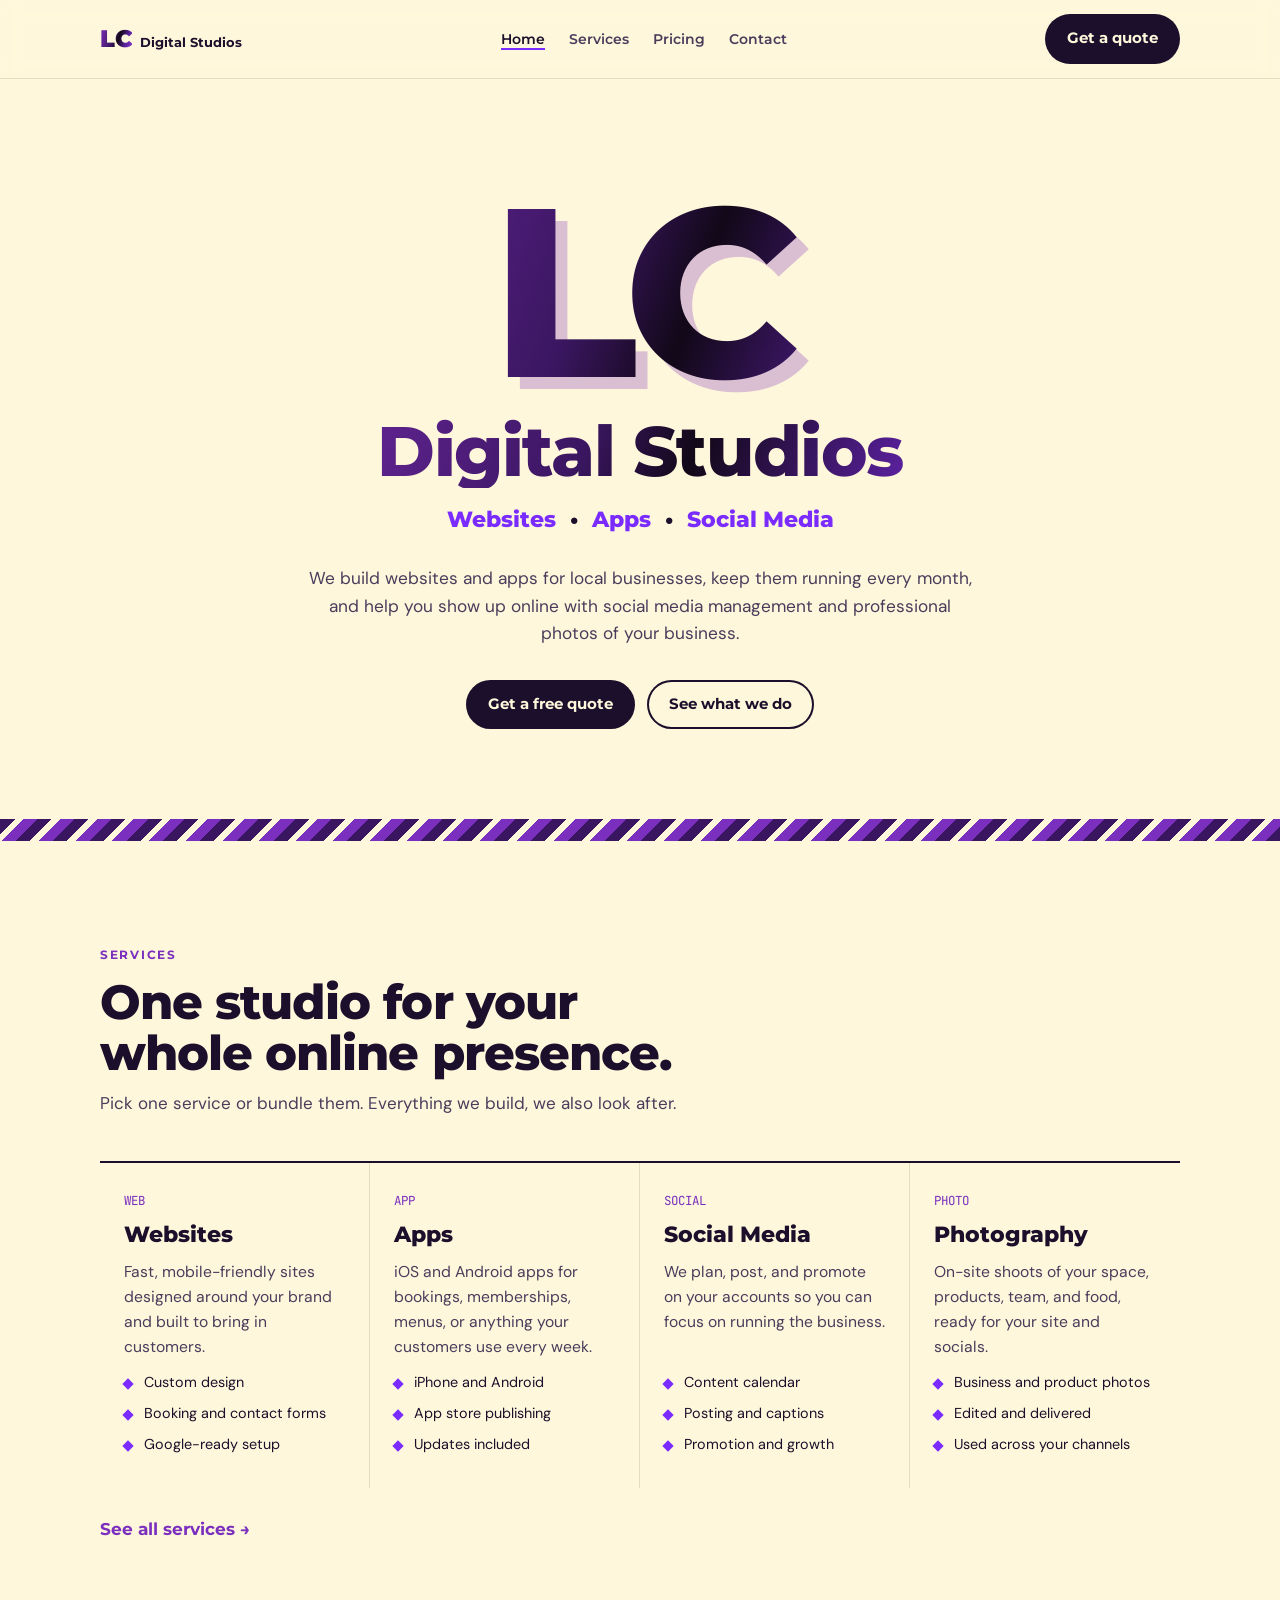
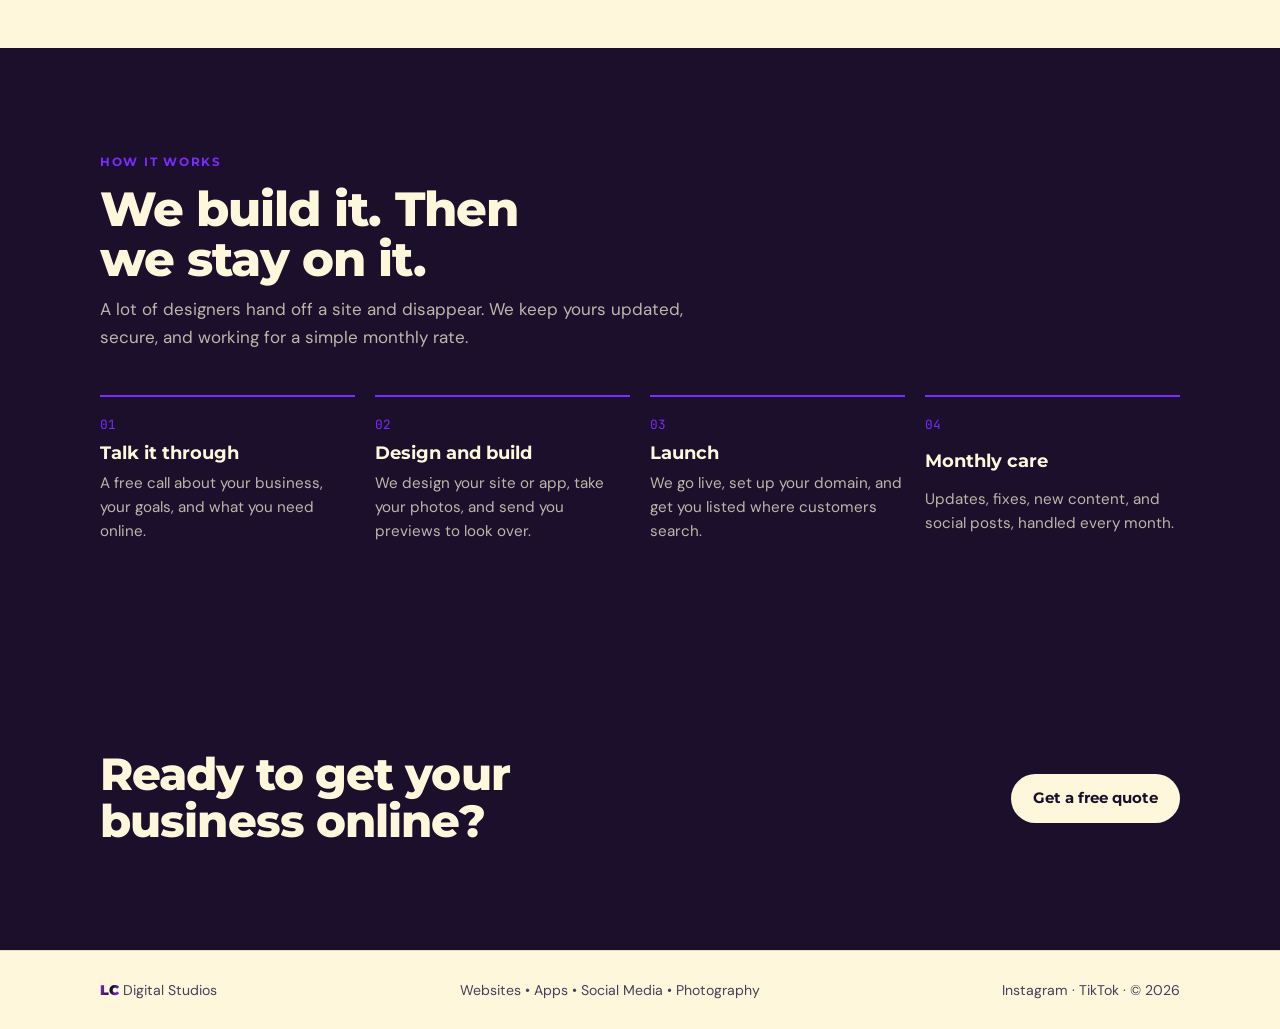
<file: index.html>
<!DOCTYPE html>
<html lang="en">
<head>
  <meta charset="UTF-8">
  <meta name="viewport" content="width=device-width, initial-scale=1, viewport-fit=cover">
  <title>LC Digital Studios | Websites, Apps & Social Media in the RGV</title>
  <meta name="description" content="LC Digital Studios builds websites and apps for local businesses in the Rio Grande Valley, with monthly maintenance, social media management, and photography.">
  <meta property="og:title" content="LC Digital Studios | Websites, Apps & Social Media in the RGV">
  <meta property="og:description" content="LC Digital Studios builds websites and apps for local businesses in the Rio Grande Valley, with monthly maintenance, social media management, and photography.">
  <link rel="icon" href="images/favicon.svg" type="image/svg+xml">
  <link rel="apple-touch-icon" href="images/logo.png">
  <link rel="preconnect" href="https://fonts.googleapis.com">
  <link rel="preconnect" href="https://fonts.gstatic.com" crossorigin>
  <link rel="stylesheet" href="https://fonts.googleapis.com/css2?family=DM+Sans:opsz,wght@9..40,400;9..40,500;9..40,600&family=JetBrains+Mono:wght@500&family=Montserrat:wght@600;700;800;900&display=swap">
  <link rel="stylesheet" href="css/styles.css">
</head>
<body>

  <header class="site-header">
    <div class="container">
      <a class="logo" href="index.html"><span class="gradient-text">LC</span><small>Digital Studios</small></a>
      <nav class="main-nav" aria-label="Main">
        <a href="index.html" aria-current="page">Home</a>
        <a href="services.html">Services</a>
        <a href="pricing.html">Pricing</a>
        <a href="contact.html">Contact</a>
      </nav>
      <a class="btn" href="contact.html">Get a quote</a>
    </div>
  </header>

  <main>
    <section class="hero">
      <div class="container">
        <div class="hero-monogram gradient-text" aria-hidden="true">LC</div>
        <h1 class="gradient-text">Digital Studios</h1>
        <p class="hero-tagline"><span>Websites</span><span>Apps</span><span>Social Media</span></p>
        <p class="hero-intro">We build websites and apps for local businesses, keep them running every month, and help you show up online with social media management and professional photos of your business.</p>
        <div class="hero-buttons">
          <a class="btn" href="contact.html">Get a free quote</a>
          <a class="btn btn--outline" href="services.html">See what we do</a>
        </div>
      </div>
    </section>

  <div class="stripes" aria-hidden="true"></div>

    <section>
      <div class="container">
        <div class="section-header">
          <span class="eyebrow">Services</span>
          <h2>One studio for your whole online presence.</h2>
          <p>Pick one service or bundle them. Everything we build, we also look after.</p>
        </div>

        <div class="services-grid">
          <article class="service">
            <span class="service-label">WEB</span>
            <h3>Websites</h3>
            <p>Fast, mobile-friendly sites designed around your brand and built to bring in customers.</p>
            <ul class="diamond-list">
              <li>Custom design</li>
              <li>Booking and contact forms</li>
              <li>Google-ready setup</li>
            </ul>
          </article>
          <article class="service">
            <span class="service-label">APP</span>
            <h3>Apps</h3>
            <p>iOS and Android apps for bookings, memberships, menus, or anything your customers use every week.</p>
            <ul class="diamond-list">
              <li>iPhone and Android</li>
              <li>App store publishing</li>
              <li>Updates included</li>
            </ul>
          </article>
          <article class="service">
            <span class="service-label">SOCIAL</span>
            <h3>Social Media</h3>
            <p>We plan, post, and promote on your accounts so you can focus on running the business.</p>
            <ul class="diamond-list">
              <li>Content calendar</li>
              <li>Posting and captions</li>
              <li>Promotion and growth</li>
            </ul>
          </article>
          <article class="service">
            <span class="service-label">PHOTO</span>
            <h3>Photography</h3>
            <p>On-site shoots of your space, products, team, and food, ready for your site and socials.</p>
            <ul class="diamond-list">
              <li>Business and product photos</li>
              <li>Edited and delivered</li>
              <li>Used across your channels</li>
            </ul>
          </article>
        </div>

        <a class="see-more" href="services.html">See all services →</a>
      </div>
    </section>

    <section class="how-it-works">
      <div class="container">
        <div class="section-header">
          <span class="eyebrow">How it works</span>
          <h2>We build it. Then we stay on it.</h2>
          <p>A lot of designers hand off a site and disappear. We keep yours updated, secure, and working for a simple monthly rate.</p>
        </div>
        <ol class="steps">
          <li class="step">
            <h3>Talk it through</h3>
            <p>A free call about your business, your goals, and what you need online.</p>
          </li>
          <li class="step">
            <h3>Design and build</h3>
            <p>We design your site or app, take your photos, and send you previews to look over.</p>
          </li>
          <li class="step">
            <h3>Launch</h3>
            <p>We go live, set up your domain, and get you listed where customers search.</p>
          </li>
          <li class="step">
            <h3>Monthly care</h3>
            <p>Updates, fixes, new content, and social posts, handled every month.</p>
          </li>
        </ol>
      </div>
    </section>

    <section class="cta-band">
      <div class="container">
        <h2>Ready to get your business online?</h2>
        <a class="btn" href="contact.html">Get a free quote</a>
      </div>
    </section>
  </main>

  <footer class="site-footer">
    <div class="container">
      <span><span class="footer-logo gradient-text">LC</span> Digital Studios</span>
      <span>Websites • Apps • Social Media • Photography</span>
      <span>
        <a href="https://www.instagram.com/lc_digitalstudios" target="_blank" rel="noopener">Instagram</a> ·
        <a href="https://www.tiktok.com/@lc_digitalstudios" target="_blank" rel="noopener">TikTok</a> ·
        © 2026
      </span>
    </div>
  </footer>

  <script src="js/main.js"></script>
</body>
</html>
</file>
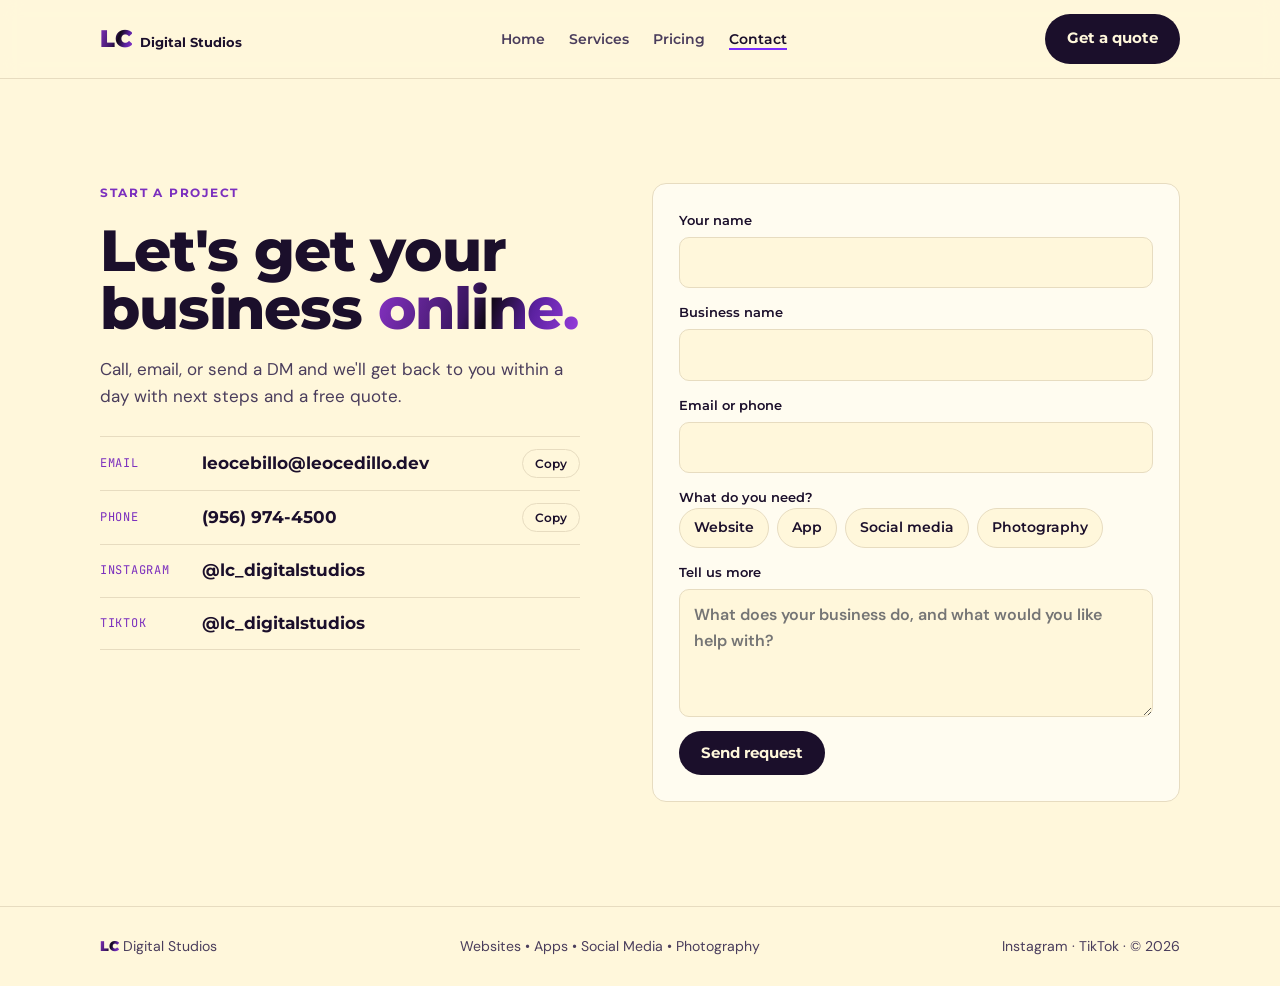
<file: contact.html>
<!DOCTYPE html>
<html lang="en">
<head>
  <meta charset="UTF-8">
  <meta name="viewport" content="width=device-width, initial-scale=1, viewport-fit=cover">
  <title>Contact | LC Digital Studios</title>
  <meta name="description" content="Get a free quote from LC Digital Studios. Call, email, or send a request online.">
  <meta property="og:title" content="Contact | LC Digital Studios">
  <meta property="og:description" content="Get a free quote from LC Digital Studios. Call, email, or send a request online.">
  <link rel="icon" href="images/favicon.svg" type="image/svg+xml">
  <link rel="apple-touch-icon" href="images/logo.png">
  <link rel="preconnect" href="https://fonts.googleapis.com">
  <link rel="preconnect" href="https://fonts.gstatic.com" crossorigin>
  <link rel="stylesheet" href="https://fonts.googleapis.com/css2?family=DM+Sans:opsz,wght@9..40,400;9..40,500;9..40,600&family=JetBrains+Mono:wght@500&family=Montserrat:wght@600;700;800;900&display=swap">
  <link rel="stylesheet" href="css/styles.css">
</head>
<body>

  <header class="site-header">
    <div class="container">
      <a class="logo" href="index.html"><span class="gradient-text">LC</span><small>Digital Studios</small></a>
      <nav class="main-nav" aria-label="Main">
        <a href="index.html">Home</a>
        <a href="services.html">Services</a>
        <a href="pricing.html">Pricing</a>
        <a href="contact.html" aria-current="page">Contact</a>
      </nav>
      <a class="btn" href="contact.html">Get a quote</a>
    </div>
  </header>

  <main>
    <section>
      <div class="container contact-layout">
        <div class="contact-info">
          <span class="eyebrow">Start a project</span>
          <h1>Let's get your business <span class="gradient-text">online.</span></h1>
          <p>Call, email, or send a DM and we'll get back to you within a day with next steps and a free quote.</p>
          <ul class="contact-methods">
            <li>
              <span class="contact-label">Email</span>
              <a class="contact-value" id="contact-email" href="mailto:leocebillo@leocedillo.dev">leocebillo@leocedillo.dev</a>
              <button type="button" class="btn btn--small" data-copy="contact-email">Copy</button>
            </li>
            <li>
              <span class="contact-label">Phone</span>
              <a class="contact-value" id="contact-phone" href="tel:+19569744500">(956) 974-4500</a>
              <button type="button" class="btn btn--small" data-copy="contact-phone">Copy</button>
            </li>
            <li>
              <span class="contact-label">Instagram</span>
              <a class="contact-value" href="https://www.instagram.com/lc_digitalstudios" target="_blank" rel="noopener">@lc_digitalstudios</a>
            </li>
            <li>
              <span class="contact-label">TikTok</span>
              <a class="contact-value" href="https://www.tiktok.com/@lc_digitalstudios" target="_blank" rel="noopener">@lc_digitalstudios</a>
            </li>
          </ul>
        </div>

        <form class="quote-form" id="quote-form" novalidate>
          <label>
            Your name
            <input type="text" name="name" autocomplete="name" required>
          </label>
          <label>
            Business name
            <input type="text" name="business" autocomplete="organization">
          </label>
          <label>
            Email or phone
            <input type="text" name="contact" autocomplete="email" required>
          </label>

          <fieldset>
            <legend>What do you need?</legend>
            <div class="service-options">
              <input type="checkbox" name="services" id="need-website" value="Website"><label for="need-website">Website</label>
              <input type="checkbox" name="services" id="need-app" value="App"><label for="need-app">App</label>
              <input type="checkbox" name="services" id="need-social" value="Social media"><label for="need-social">Social media</label>
              <input type="checkbox" name="services" id="need-photo" value="Photography"><label for="need-photo">Photography</label>
            </div>
          </fieldset>

          <label>
            Tell us more
            <textarea name="message" rows="4" placeholder="What does your business do, and what would you like help with?"></textarea>
          </label>

          <button class="btn" type="submit">Send request</button>
          <div class="form-status" id="form-status" role="status" hidden></div>
        </form>
      </div>
    </section>
  </main>

  <footer class="site-footer">
    <div class="container">
      <span><span class="footer-logo gradient-text">LC</span> Digital Studios</span>
      <span>Websites • Apps • Social Media • Photography</span>
      <span>
        <a href="https://www.instagram.com/lc_digitalstudios" target="_blank" rel="noopener">Instagram</a> ·
        <a href="https://www.tiktok.com/@lc_digitalstudios" target="_blank" rel="noopener">TikTok</a> ·
        © 2026
      </span>
    </div>
  </footer>

  <script src="js/main.js"></script>
</body>
</html>
</file>
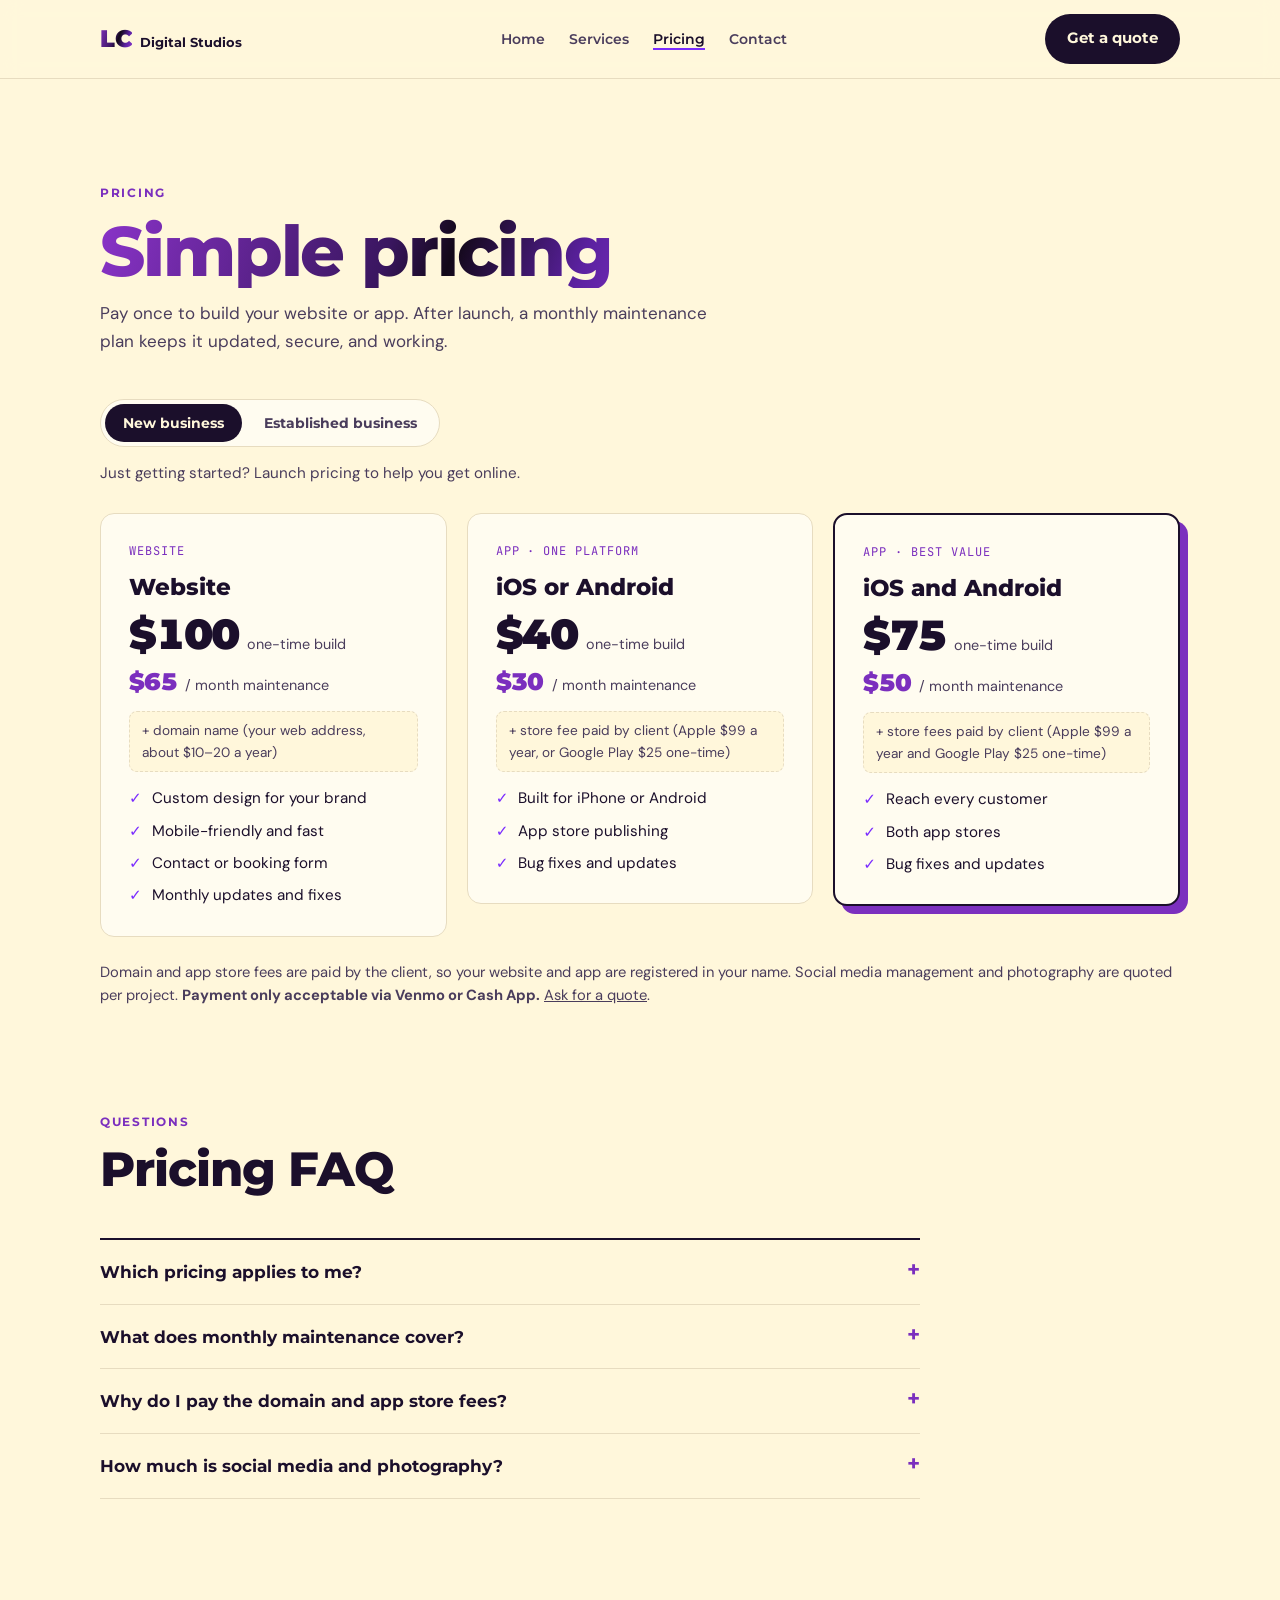
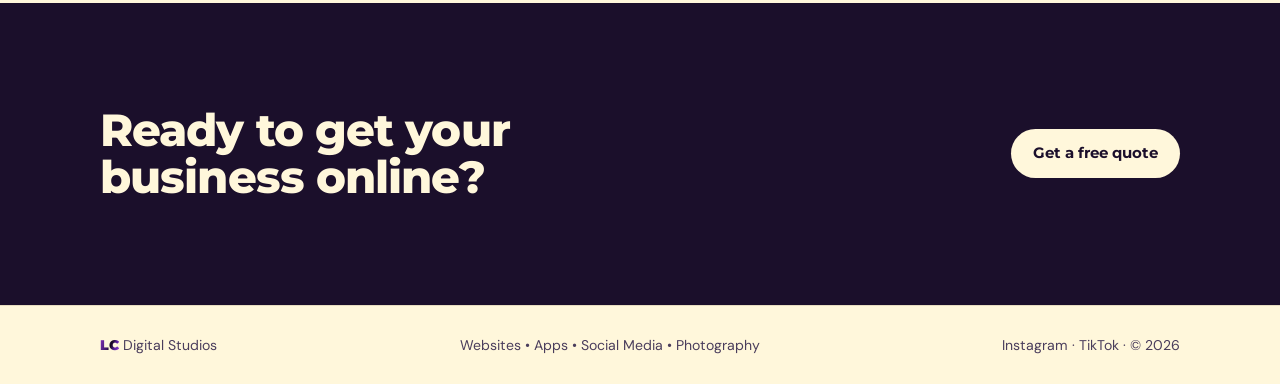
<file: pricing.html>
<!DOCTYPE html>
<html lang="en">
<head>
  <meta charset="UTF-8">
  <meta name="viewport" content="width=device-width, initial-scale=1, viewport-fit=cover">
  <title>Pricing | LC Digital Studios</title>
  <meta name="description" content="Website and app pricing for new and established businesses, with low monthly maintenance.">
  <meta property="og:title" content="Pricing | LC Digital Studios">
  <meta property="og:description" content="Website and app pricing for new and established businesses, with low monthly maintenance.">
  <link rel="icon" href="images/favicon.svg" type="image/svg+xml">
  <link rel="apple-touch-icon" href="images/logo.png">
  <link rel="preconnect" href="https://fonts.googleapis.com">
  <link rel="preconnect" href="https://fonts.gstatic.com" crossorigin>
  <link rel="stylesheet" href="https://fonts.googleapis.com/css2?family=DM+Sans:opsz,wght@9..40,400;9..40,500;9..40,600&family=JetBrains+Mono:wght@500&family=Montserrat:wght@600;700;800;900&display=swap">
  <link rel="stylesheet" href="css/styles.css">
</head>
<body>

  <header class="site-header">
    <div class="container">
      <a class="logo" href="index.html"><span class="gradient-text">LC</span><small>Digital Studios</small></a>
      <nav class="main-nav" aria-label="Main">
        <a href="index.html">Home</a>
        <a href="services.html">Services</a>
        <a href="pricing.html" aria-current="page">Pricing</a>
        <a href="contact.html">Contact</a>
      </nav>
      <a class="btn" href="contact.html">Get a quote</a>
    </div>
  </header>

  <main>
    <section>
      <div class="container">
        <div class="section-header">
          <span class="eyebrow">Pricing</span>
          <h1 class="gradient-text pricing-title">Simple pricing</h1>
          <p>Pay once to build your website or app. After launch, a monthly maintenance plan keeps it updated, secure, and working.</p>
        </div>

        <div class="pricing-toggle" role="tablist" aria-label="Business type">
          <button type="button" role="tab" aria-selected="true" data-tier="new">New business</button>
          <button type="button" role="tab" aria-selected="false" data-tier="established">Established business</button>
        </div>
        <p class="pricing-intro" id="pricing-intro">Just getting started? Launch pricing to help you get online.</p>

        <div class="price-cards">
          <article class="price-card">
            <span class="price-card-label">Website</span>
            <h3>Website</h3>
            <p class="price"><strong data-new="$100" data-established="$185">$100</strong><span>one-time build</span></p>
            <p class="price price--monthly"><strong data-new="$65" data-established="$100">$65</strong><span>/ month maintenance</span></p>
            <p class="negotiable" id="negotiable" hidden>Build price negotiable</p>
            <p class="extra-fee">+ domain name (your web address, about $10–20 a year)</p>
            <ul class="check-list">
              <li>Custom design for your brand</li>
              <li>Mobile-friendly and fast</li>
              <li>Contact or booking form</li>
              <li>Monthly updates and fixes</li>
            </ul>
          </article>

          <article class="price-card">
            <span class="price-card-label">App · one platform</span>
            <h3>iOS or Android</h3>
            <p class="price"><strong data-new="$40" data-established="$80">$40</strong><span>one-time build</span></p>
            <p class="price price--monthly"><strong data-new="$30" data-established="$60">$30</strong><span>/ month maintenance</span></p>
            <p class="extra-fee">+ store fee paid by client (Apple $99 a year, or Google Play $25 one-time)</p>
            <ul class="check-list">
              <li>Built for iPhone or Android</li>
              <li>App store publishing</li>
              <li>Bug fixes and updates</li>
            </ul>
          </article>

          <article class="price-card price-card--featured">
            <span class="price-card-label">App · best value</span>
            <h3>iOS and Android</h3>
            <p class="price"><strong data-new="$75" data-established="$125">$75</strong><span>one-time build</span></p>
            <p class="price price--monthly"><strong data-new="$50" data-established="$85">$50</strong><span>/ month maintenance</span></p>
            <p class="extra-fee">+ store fees paid by client (Apple $99 a year and Google Play $25 one-time)</p>
            <ul class="check-list">
              <li>Reach every customer</li>
              <li>Both app stores</li>
              <li>Bug fixes and updates</li>
            </ul>
          </article>
        </div>

        <p class="pricing-note">Domain and app store fees are paid by the client, so your website and app are registered in your name. Social media management and photography are quoted per project. <strong> Payment only acceptable via Venmo or Cash App.</strong> <a href="contact.html">Ask for a quote</a>.</p>
      </div>
    </section>

    <section class="faq">
      <div class="container">
        <div class="section-header">
          <span class="eyebrow">Questions</span>
          <h2>Pricing FAQ</h2>
        </div>
        <div class="faq-list">
          <details>
            <summary>Which pricing applies to me?</summary>
            <p>New business pricing is for businesses that are just starting out. Established business pricing is for businesses that have been open for a while. Not sure? Ask and we'll figure it out together.</p>
          </details>
          <details>
            <summary>What does monthly maintenance cover?</summary>
            <p>Updates, bug fixes, small changes to text and photos, and making sure your site or app keeps working. When something needs to change, you just let us know.</p>
          </details>
          <details>
            <summary>Why do I pay the domain and app store fees?</summary>
            <p>Paying these yourself means your web address and app listings are registered in your name, so you always own them.</p>
          </details>
          <details>
            <summary>How much is social media and photography?</summary>
            <p>It depends on how often you want posts and photo shoots, so we price these per project. Reach out and we'll put together a quote.</p>
          </details>
        </div>
      </div>
    </section>

    <section class="cta-band">
      <div class="container">
        <h2>Ready to get your business online?</h2>
        <a class="btn" href="contact.html">Get a free quote</a>
      </div>
    </section>
  </main>

  <footer class="site-footer">
    <div class="container">
      <span><span class="footer-logo gradient-text">LC</span> Digital Studios</span>
      <span>Websites • Apps • Social Media • Photography</span>
      <span>
        <a href="https://www.instagram.com/lc_digitalstudios" target="_blank" rel="noopener">Instagram</a> ·
        <a href="https://www.tiktok.com/@lc_digitalstudios" target="_blank" rel="noopener">TikTok</a> ·
        © 2026
      </span>
    </div>
  </footer>

  <script src="js/main.js"></script>
</body>
</html>
</file>
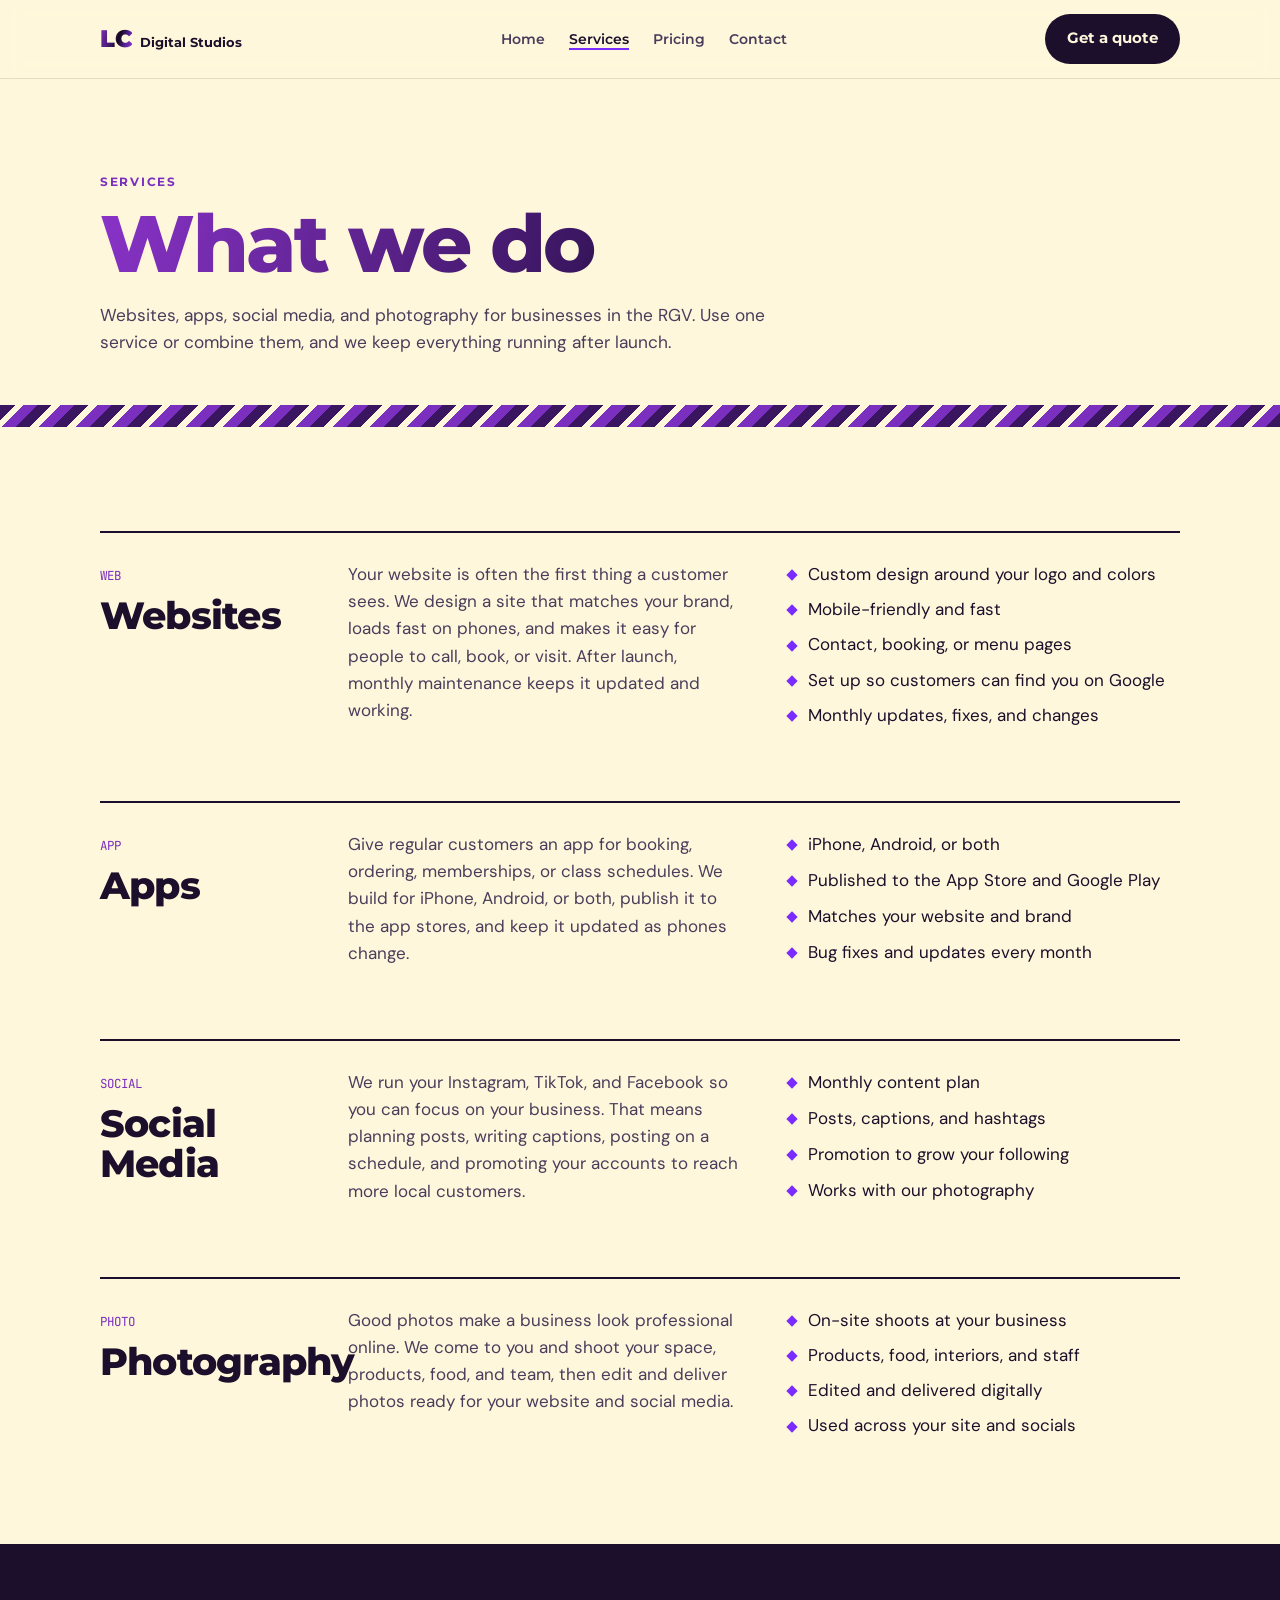
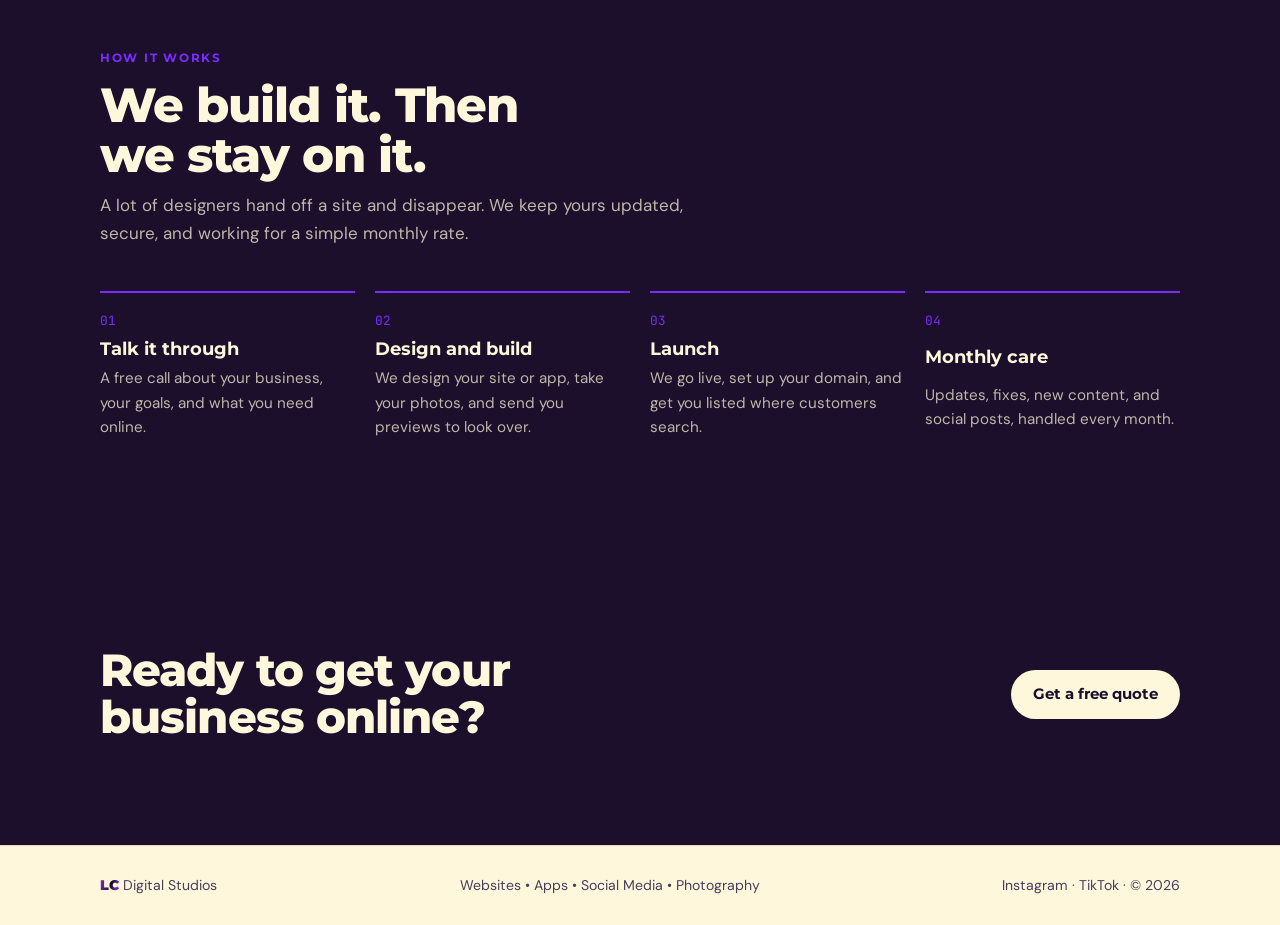
<file: services.html>
<!DOCTYPE html>
<html lang="en">
<head>
  <meta charset="UTF-8">
  <meta name="viewport" content="width=device-width, initial-scale=1, viewport-fit=cover">
  <title>Services | LC Digital Studios</title>
  <meta name="description" content="Website design, iOS and Android apps, social media management, and business photography for RGV businesses.">
  <meta property="og:title" content="Services | LC Digital Studios">
  <meta property="og:description" content="Website design, iOS and Android apps, social media management, and business photography for RGV businesses.">
  <link rel="icon" href="images/favicon.svg" type="image/svg+xml">
  <link rel="apple-touch-icon" href="images/logo.png">
  <link rel="preconnect" href="https://fonts.googleapis.com">
  <link rel="preconnect" href="https://fonts.gstatic.com" crossorigin>
  <link rel="stylesheet" href="https://fonts.googleapis.com/css2?family=DM+Sans:opsz,wght@9..40,400;9..40,500;9..40,600&family=JetBrains+Mono:wght@500&family=Montserrat:wght@600;700;800;900&display=swap">
  <link rel="stylesheet" href="css/styles.css">
</head>
<body>

  <header class="site-header">
    <div class="container">
      <a class="logo" href="index.html"><span class="gradient-text">LC</span><small>Digital Studios</small></a>
      <nav class="main-nav" aria-label="Main">
        <a href="index.html">Home</a>
        <a href="services.html" aria-current="page">Services</a>
        <a href="pricing.html">Pricing</a>
        <a href="contact.html">Contact</a>
      </nav>
      <a class="btn" href="contact.html">Get a quote</a>
    </div>
  </header>

  <main>
    <section class="page-header">
      <div class="container">
        <span class="eyebrow">Services</span>
        <h1 class="gradient-text">What we do</h1>
        <p>Websites, apps, social media, and photography for businesses in the RGV. Use one service or combine them, and we keep everything running after launch.</p>
      </div>
    </section>

    <div class="stripes" aria-hidden="true"></div>

    <section>
      <div class="container service-list">
        <div class="service-row">
          <div>
            <span class="service-label">WEB</span>
            <h2>Websites</h2>
          </div>
          <p>Your website is often the first thing a customer sees. We design a site that matches your brand, loads fast on phones, and makes it easy for people to call, book, or visit. After launch, monthly maintenance keeps it updated and working.</p>
          <ul class="diamond-list">
              <li>Custom design around your logo and colors</li>
              <li>Mobile-friendly and fast</li>
              <li>Contact, booking, or menu pages</li>
              <li>Set up so customers can find you on Google</li>
              <li>Monthly updates, fixes, and changes</li>
          </ul>
        </div>

        <div class="service-row">
          <div>
            <span class="service-label">APP</span>
            <h2>Apps</h2>
          </div>
          <p>Give regular customers an app for booking, ordering, memberships, or class schedules. We build for iPhone, Android, or both, publish it to the app stores, and keep it updated as phones change.</p>
          <ul class="diamond-list">
              <li>iPhone, Android, or both</li>
              <li>Published to the App Store and Google Play</li>
              <li>Matches your website and brand</li>
              <li>Bug fixes and updates every month</li>
          </ul>
        </div>

        <div class="service-row">
          <div>
            <span class="service-label">SOCIAL</span>
            <h2>Social Media</h2>
          </div>
          <p>We run your Instagram, TikTok, and Facebook so you can focus on your business. That means planning posts, writing captions, posting on a schedule, and promoting your accounts to reach more local customers.</p>
          <ul class="diamond-list">
              <li>Monthly content plan</li>
              <li>Posts, captions, and hashtags</li>
              <li>Promotion to grow your following</li>
              <li>Works with our photography</li>
          </ul>
        </div>

        <div class="service-row">
          <div>
            <span class="service-label">PHOTO</span>
            <h2>Photography</h2>
          </div>
          <p>Good photos make a business look professional online. We come to you and shoot your space, products, food, and team, then edit and deliver photos ready for your website and social media.</p>
          <ul class="diamond-list">
              <li>On-site shoots at your business</li>
              <li>Products, food, interiors, and staff</li>
              <li>Edited and delivered digitally</li>
              <li>Used across your site and socials</li>
          </ul>
        </div>
      </div>
    </section>

    <section class="how-it-works">
      <div class="container">
        <div class="section-header">
          <span class="eyebrow">How it works</span>
          <h2>We build it. Then we stay on it.</h2>
          <p>A lot of designers hand off a site and disappear. We keep yours updated, secure, and working for a simple monthly rate.</p>
        </div>
        <ol class="steps">
          <li class="step">
            <h3>Talk it through</h3>
            <p>A free call about your business, your goals, and what you need online.</p>
          </li>
          <li class="step">
            <h3>Design and build</h3>
            <p>We design your site or app, take your photos, and send you previews to look over.</p>
          </li>
          <li class="step">
            <h3>Launch</h3>
            <p>We go live, set up your domain, and get you listed where customers search.</p>
          </li>
          <li class="step">
            <h3>Monthly care</h3>
            <p>Updates, fixes, new content, and social posts, handled every month.</p>
          </li>
        </ol>
      </div>
    </section>

    <section class="cta-band">
      <div class="container">
        <h2>Ready to get your business online?</h2>
        <a class="btn" href="contact.html">Get a free quote</a>
      </div>
    </section>
  </main>

  <footer class="site-footer">
    <div class="container">
      <span><span class="footer-logo gradient-text">LC</span> Digital Studios</span>
      <span>Websites • Apps • Social Media • Photography</span>
      <span>
        <a href="https://www.instagram.com/lc_digitalstudios" target="_blank" rel="noopener">Instagram</a> ·
        <a href="https://www.tiktok.com/@lc_digitalstudios" target="_blank" rel="noopener">TikTok</a> ·
        © 2026
      </span>
    </div>
  </footer>

  <script src="js/main.js"></script>
</body>
</html>
</file>
<file: css/styles.css>
/* LC Digital Studios
   Main stylesheet */

:root {
  --cream: #fff7db;
  --paper: #fffcf0;
  --ink: #1b0f2b;
  --ink-soft: #4a3d5c;
  --plum: #7b2fbe;
  --plum-deep: #3a1660;
  --violet: #7a2bff;
  --line: #e7dcc0;
  --shadow: rgba(123, 47, 190, 0.28);
  --brand-gradient: linear-gradient(110deg, #8a33c9 0%, #3a1660 45%, #120818 55%, #5b21a0 75%, #9b3fe0 100%);

  --font-display: "Montserrat", system-ui, sans-serif;
  --font-body: "DM Sans", system-ui, sans-serif;
  --font-mono: "JetBrains Mono", ui-monospace, monospace;

  color-scheme: light;
}

/* Dark mode follows the visitor's device setting */
@media (prefers-color-scheme: dark) {
  :root {
    --cream: #150d1f;
    --paper: #1e1430;
    --ink: #f6eedb;
    --ink-soft: #bfb2cf;
    --plum: #b57bff;
    --plum-deep: #d7b8ff;
    --violet: #a980ff;
    --line: #33264a;
    --shadow: rgba(181, 123, 255, 0.25);
    --brand-gradient: linear-gradient(110deg, #c08bff 0%, #8a4fe0 45%, #f6eedb 55%, #a56bff 75%, #d6b2ff 100%);
    color-scheme: dark;
  }
}


/* ---------- Base ---------- */

*,
*::before,
*::after {
  box-sizing: border-box;
}

html {
  scroll-behavior: smooth;
}

body {
  margin: 0;
  background: var(--cream);
  color: var(--ink);
  font-family: var(--font-body);
  font-size: 17px;
  line-height: 1.6;
  -webkit-font-smoothing: antialiased;
}

img {
  max-width: 100%;
}

[hidden] {
  display: none !important;
}

h1,
h2,
h3 {
  margin: 0;
  font-family: var(--font-display);
  line-height: 1.05;
  text-wrap: balance;
}

p {
  margin: 0;
}

a {
  color: inherit;
}

:focus-visible {
  outline: 3px solid var(--violet);
  outline-offset: 3px;
  border-radius: 4px;
}

.container {
  max-width: 1120px;
  margin: 0 auto;
  padding-left: max(20px, env(safe-area-inset-left));
  padding-right: max(20px, env(safe-area-inset-right));
}

.gradient-text {
  background: var(--brand-gradient);
  -webkit-background-clip: text;
  background-clip: text;
  color: transparent;
}

.eyebrow {
  font-family: var(--font-display);
  font-weight: 700;
  font-size: 0.78rem;
  letter-spacing: 0.14em;
  text-transform: uppercase;
  color: var(--plum);
}

section {
  padding-block: clamp(64px, 9vw, 104px);
}

.section-header {
  display: grid;
  gap: 12px;
  max-width: 640px;
  margin-bottom: 44px;
}

.section-header h2 {
  font-weight: 800;
  font-size: clamp(2rem, 4.6vw, 3rem);
  letter-spacing: -0.02em;
}

.section-header p {
  color: var(--ink-soft);
}


/* ---------- Buttons ---------- */

.btn {
  display: inline-flex;
  align-items: center;
  gap: 8px;
  padding: 13px 22px;
  border: 0;
  border-radius: 999px;
  background: var(--ink);
  color: var(--cream);
  font-family: var(--font-display);
  font-weight: 700;
  font-size: 0.92rem;
  text-decoration: none;
  cursor: pointer;
  transition: transform 0.15s, box-shadow 0.15s;
}

.btn:hover {
  transform: translate(-2px, -2px);
  box-shadow: 4px 4px 0 var(--plum);
}

.btn:disabled {
  opacity: 0.6;
  cursor: wait;
}

.btn--outline {
  background: transparent;
  color: var(--ink);
  box-shadow: inset 0 0 0 2px var(--ink);
}

.btn--small {
  padding: 6px 12px;
  border: 1.5px solid var(--line);
  background: transparent;
  color: var(--ink);
  font-size: 0.78rem;
  font-weight: 600;
}

.btn--small:hover {
  transform: none;
  box-shadow: none;
  border-color: var(--plum);
}


/* ---------- Header / nav ---------- */

.site-header {
  position: sticky;
  top: 0;
  z-index: 5;
  background: color-mix(in srgb, var(--cream) 88%, transparent);
  backdrop-filter: blur(10px);
  border-bottom: 1px solid var(--line);
}

.site-header .container {
  display: flex;
  align-items: center;
  justify-content: space-between;
  gap: 16px;
  padding-block: 14px;
}

.logo {
  display: flex;
  align-items: baseline;
  gap: 8px;
  font-family: var(--font-display);
  font-weight: 900;
  font-size: 1.5rem;
  letter-spacing: -0.02em;
  text-decoration: none;
}

.logo small {
  font-size: 0.8rem;
  font-weight: 700;
  letter-spacing: 0;
}

.main-nav {
  display: flex;
  gap: 24px;
  font-family: var(--font-display);
  font-weight: 600;
  font-size: 0.88rem;
}

.main-nav a {
  color: var(--ink-soft);
  text-decoration: none;
}

.main-nav a:hover {
  color: var(--plum);
}

.main-nav a[aria-current="page"] {
  color: var(--ink);
  box-shadow: inset 0 -2px 0 var(--violet);
}

@media (max-width: 760px) {
  .site-header .container {
    flex-wrap: wrap;
    row-gap: 10px;
  }

  .main-nav {
    order: 3;
    width: 100%;
    justify-content: space-between;
    gap: 12px;
    font-size: 0.85rem;
  }

  .site-header .btn {
    padding: 10px 16px;
    font-size: 0.85rem;
  }
}


/* ---------- Home hero ---------- */

.hero {
  padding-block: clamp(56px, 10vw, 110px) clamp(48px, 8vw, 90px);
  text-align: center;
}

.hero-monogram {
  font-family: var(--font-display);
  font-weight: 800;
  font-size: clamp(7rem, 26vw, 15rem);
  letter-spacing: -0.04em;
  line-height: 0.85;
  filter: drop-shadow(12px 12px 0 var(--shadow));
}

.hero h1 {
  margin-top: 22px;
  font-weight: 800;
  font-size: clamp(2.2rem, 7vw, 4.4rem);
  letter-spacing: -0.02em;
}

.hero-tagline {
  display: flex;
  flex-wrap: wrap;
  justify-content: center;
  gap: 6px 14px;
  margin-top: 14px;
  font-family: var(--font-display);
  font-weight: 800;
  font-size: clamp(1rem, 2.6vw, 1.35rem);
  color: var(--violet);
}

.hero-tagline span + span::before {
  content: "•";
  margin-right: 14px;
  color: var(--ink);
}

.hero-intro {
  max-width: 56ch;
  margin: 28px auto 0;
  color: var(--ink-soft);
  font-size: 1.08rem;
}

.hero-buttons {
  display: flex;
  flex-wrap: wrap;
  justify-content: center;
  gap: 12px;
  margin-top: 32px;
}

/* Diagonal stripes, same as the business card */
.stripes {
  height: 22px;
  background: repeating-linear-gradient(
    -45deg,
    var(--plum-deep) 0 10px,
    var(--plum) 10px 20px,
    var(--cream) 20px 26px
  );
}


/* ---------- Page header (inner pages) ---------- */

.page-header {
  padding-block: clamp(48px, 8vw, 88px) clamp(28px, 5vw, 48px);
}

.page-header h1 {
  margin-top: 8px;
  font-weight: 800;
  font-size: clamp(2.6rem, 8vw, 5rem);
  letter-spacing: -0.03em;
}

.page-header p {
  max-width: 58ch;
  margin-top: 16px;
  color: var(--ink-soft);
  font-size: 1.08rem;
}


/* ---------- Services grid (home) ---------- */

.services-grid {
  display: grid;
  grid-template-columns: repeat(4, 1fr);
  border-top: 2px solid var(--ink);
}

.service {
  display: grid;
  grid-template-rows: auto auto 1fr auto;
  gap: 12px;
  min-width: 0;
  padding: 28px 24px 32px;
  border-right: 1px solid var(--line);
}

.service:last-child {
  border-right: 0;
}

.service-label {
  font-family: var(--font-mono);
  font-size: 0.78rem;
  color: var(--plum);
}

.service h3 {
  font-weight: 800;
  font-size: 1.4rem;
}

.service p {
  color: var(--ink-soft);
  font-size: 0.98rem;
}

.diamond-list {
  display: grid;
  gap: 8px;
  margin: 0;
  padding: 0;
  list-style: none;
}

.diamond-list li {
  position: relative;
  padding-left: 20px;
}

.diamond-list li::before {
  content: "";
  position: absolute;
  left: 0;
  top: 0.6em;
  width: 8px;
  height: 8px;
  background: var(--violet);
  transform: rotate(45deg);
}

.service .diamond-list {
  font-size: 0.9rem;
}

.see-more {
  display: inline-flex;
  margin-top: 28px;
  font-family: var(--font-display);
  font-weight: 700;
  color: var(--plum);
  text-decoration: none;
}

.see-more:hover {
  text-decoration: underline;
}

@media (max-width: 960px) {
  .services-grid {
    grid-template-columns: 1fr 1fr;
  }

  .service {
    border-bottom: 1px solid var(--line);
  }

  .service:nth-child(2) {
    border-right: 0;
  }
}

@media (max-width: 560px) {
  .services-grid {
    grid-template-columns: 1fr;
  }

  .service {
    border-right: 0;
  }
}


/* ---------- Services page ---------- */

.service-list {
  display: grid;
  gap: clamp(40px, 6vw, 72px);
}

.service-row {
  display: grid;
  grid-template-columns: 200px 1fr 1fr;
  gap: clamp(20px, 4vw, 48px);
  padding-top: 28px;
  border-top: 2px solid var(--ink);
}

.service-row > * {
  min-width: 0;
}

.service-row h2 {
  margin-top: 8px;
  font-weight: 800;
  font-size: clamp(1.8rem, 4vw, 2.4rem);
  letter-spacing: -0.02em;
}

.service-row p {
  color: var(--ink-soft);
}

@media (max-width: 860px) {
  .service-row {
    grid-template-columns: 1fr;
  }
}


/* ---------- How it works ---------- */

.how-it-works {
  background: var(--ink);
  color: var(--cream);
}

.how-it-works .eyebrow {
  color: var(--violet);
}

.how-it-works .section-header p,
.step p {
  color: color-mix(in srgb, var(--cream) 72%, transparent);
}

.steps {
  display: grid;
  grid-template-columns: repeat(4, 1fr);
  gap: 20px;
  margin: 0;
  padding: 0;
  list-style: none;
  counter-reset: step;
}

.step {
  display: grid;
  gap: 8px;
  min-width: 0;
  padding-top: 18px;
  border-top: 2px solid var(--violet);
}

.step::before {
  counter-increment: step;
  content: "0" counter(step);
  font-family: var(--font-mono);
  font-size: 0.8rem;
  color: var(--violet);
}

.step h3 {
  font-weight: 700;
  font-size: 1.15rem;
}

.step p {
  font-size: 0.95rem;
}

@media (max-width: 860px) {
  .steps {
    grid-template-columns: 1fr 1fr;
    row-gap: 32px;
  }
}

@media (max-width: 480px) {
  .steps {
    grid-template-columns: 1fr;
  }
}


/* ---------- Pricing ---------- */

.pricing-toggle {
  display: inline-flex;
  flex-wrap: wrap;
  gap: 4px;
  padding: 4px;
  border: 1px solid var(--line);
  border-radius: 999px;
  background: var(--paper);
}

.pricing-toggle button {
  padding: 10px 18px;
  border: 0;
  border-radius: 999px;
  background: transparent;
  color: var(--ink-soft);
  font-family: var(--font-display);
  font-weight: 700;
  font-size: 0.88rem;
  cursor: pointer;
}

.pricing-toggle button[aria-selected="true"] {
  background: var(--ink);
  color: var(--cream);
}

.pricing-intro {
  margin: 14px 0 28px;
  color: var(--ink-soft);
  font-size: 0.95rem;
}

.price-cards {
  display: grid;
  grid-template-columns: repeat(3, 1fr);
  gap: 20px;
  align-items: start;
}

.price-card {
  display: grid;
  gap: 14px;
  min-width: 0;
  padding: 28px;
  border: 1px solid var(--line);
  border-radius: 14px;
  background: var(--paper);
}

.price-card--featured {
  border: 2px solid var(--ink);
  box-shadow: 8px 8px 0 var(--plum);
}

.price-card-label {
  font-family: var(--font-mono);
  font-size: 0.75rem;
  letter-spacing: 0.08em;
  text-transform: uppercase;
  color: var(--plum);
}

.price-card h3 {
  font-weight: 800;
  font-size: 1.45rem;
}

.price {
  display: flex;
  flex-wrap: wrap;
  align-items: baseline;
  gap: 8px;
}

.price strong {
  font-family: var(--font-display);
  font-weight: 900;
  font-size: 2.6rem;
  letter-spacing: -0.03em;
  line-height: 1;
  font-variant-numeric: tabular-nums;
}

.price--monthly strong {
  font-size: 1.5rem;
  color: var(--plum);
}

.price span {
  color: var(--ink-soft);
  font-size: 0.9rem;
}

.negotiable {
  font-family: var(--font-mono);
  font-size: 0.78rem;
  color: var(--plum);
}

.extra-fee {
  padding: 8px 12px;
  border: 1px dashed var(--line);
  border-radius: 8px;
  background: var(--cream);
  color: var(--ink-soft);
  font-size: 0.85rem;
}

.check-list {
  display: grid;
  gap: 8px;
  margin: 0;
  padding: 0;
  list-style: none;
  font-size: 0.95rem;
}

.check-list li {
  display: flex;
  gap: 10px;
}

.check-list li::before {
  content: "✓";
  font-weight: 700;
  color: var(--violet);
}

.pricing-note {
  margin-top: 24px;
  color: var(--ink-soft);
  font-size: 0.92rem;
}

@media (max-width: 900px) {
  .price-cards {
    grid-template-columns: 1fr;
  }
}


/* ---------- FAQ ---------- */

.faq {
  padding-top: 0;
}

.faq-list {
  max-width: 820px;
  border-top: 2px solid var(--ink);
}

.faq-list details {
  padding: 18px 0;
  border-bottom: 1px solid var(--line);
}

.faq-list summary {
  display: flex;
  justify-content: space-between;
  gap: 16px;
  font-family: var(--font-display);
  font-weight: 700;
  font-size: 1.08rem;
  list-style: none;
  cursor: pointer;
}

.faq-list summary::-webkit-details-marker {
  display: none;
}

.faq-list summary::after {
  content: "+";
  color: var(--plum);
  font-size: 1.4rem;
  line-height: 1;
}

.faq-list details[open] summary::after {
  content: "–";
}

.faq-list details p {
  max-width: 65ch;
  margin-top: 10px;
  color: var(--ink-soft);
}


/* ---------- Call to action band ---------- */

.cta-band {
  background: var(--ink);
  color: var(--cream);
}

.cta-band .container {
  display: flex;
  flex-wrap: wrap;
  align-items: center;
  justify-content: space-between;
  gap: 24px;
}

.cta-band h2 {
  max-width: 18ch;
  font-weight: 800;
  font-size: clamp(1.8rem, 4.4vw, 2.8rem);
  letter-spacing: -0.02em;
}

.cta-band .btn {
  background: var(--cream);
  color: var(--ink);
}


/* ---------- Contact ---------- */

.contact-layout {
  display: grid;
  grid-template-columns: 1fr 1.1fr;
  gap: clamp(32px, 6vw, 72px);
  align-items: start;
}

.contact-info {
  display: grid;
  gap: 18px;
  min-width: 0;
}

.contact-info h1 {
  font-weight: 800;
  font-size: clamp(2.2rem, 5.4vw, 3.6rem);
  letter-spacing: -0.02em;
  line-height: 1.02;
}

.contact-info > p {
  color: var(--ink-soft);
}

.contact-methods {
  display: grid;
  margin: 8px 0 0;
  padding: 0;
  list-style: none;
  border-top: 1px solid var(--line);
}

.contact-methods li {
  display: grid;
  grid-template-columns: 90px 1fr auto;
  align-items: center;
  gap: 12px;
  min-width: 0;
  padding: 12px 0;
  border-bottom: 1px solid var(--line);
}

.contact-label {
  font-family: var(--font-mono);
  font-size: 0.75rem;
  letter-spacing: 0.06em;
  text-transform: uppercase;
  color: var(--plum);
}

.contact-value {
  min-width: 0;
  font-family: var(--font-display);
  font-weight: 700;
  text-decoration: none;
  overflow-wrap: anywhere;
}

a.contact-value:hover {
  color: var(--plum);
}

@media (max-width: 820px) {
  .contact-layout {
    grid-template-columns: 1fr;
  }
}

@media (max-width: 420px) {
  .contact-methods li {
    grid-template-columns: 1fr auto;
  }

  .contact-label {
    grid-column: 1 / -1;
  }
}


/* ---------- Quote form ---------- */

.quote-form {
  display: grid;
  gap: 14px;
  min-width: 0;
  padding: 26px;
  border: 1px solid var(--line);
  border-radius: 14px;
  background: var(--paper);
}

.quote-form label,
.quote-form legend {
  display: grid;
  gap: 6px;
  padding: 0;
  font-family: var(--font-display);
  font-weight: 600;
  font-size: 0.82rem;
}

.quote-form fieldset {
  display: grid;
  gap: 8px;
  margin: 0;
  padding: 0;
  border: 0;
}

.quote-form input:not([type="checkbox"]),
.quote-form textarea {
  width: 100%;
  padding: 12px 14px;
  border: 1.5px solid var(--line);
  border-radius: 10px;
  background: var(--cream);
  color: var(--ink);
  font: inherit;
  font-family: var(--font-body);
  font-size: 1rem;
}

.quote-form input:focus,
.quote-form textarea:focus {
  outline: none;
  border-color: var(--violet);
}

.quote-form .invalid {
  border-color: var(--violet);
}

.quote-form button[type="submit"] {
  justify-self: start;
}

.service-options {
  display: flex;
  flex-wrap: wrap;
  gap: 8px;
}

.service-options input {
  position: absolute;
  width: 1px;
  height: 1px;
  opacity: 0;
}

.service-options label {
  display: inline-block;
  padding: 8px 14px;
  border: 1.5px solid var(--line);
  border-radius: 999px;
  background: var(--cream);
  font-size: 0.85rem;
  cursor: pointer;
}

.service-options input:checked + label {
  background: var(--ink);
  border-color: var(--ink);
  color: var(--cream);
}

.service-options input:focus-visible + label {
  outline: 3px solid var(--violet);
  outline-offset: 2px;
}

.form-status {
  padding: 18px;
  border: 1.5px solid var(--violet);
  border-radius: 10px;
  background: var(--cream);
  font-weight: 500;
}

.form-status pre {
  margin: 10px 0 0;
  padding: 12px;
  border: 1px solid var(--line);
  border-radius: 8px;
  background: var(--paper);
  font-family: var(--font-mono);
  font-size: 0.82rem;
  white-space: pre-wrap;
  overflow-wrap: anywhere;
}

.form-status-actions {
  display: flex;
  flex-wrap: wrap;
  gap: 8px;
  margin-top: 10px;
}

.form-status-actions a {
  text-decoration: none;
}


/* ---------- Footer ---------- */

.site-footer {
  border-top: 1px solid var(--line);
}

.site-footer .container {
  display: flex;
  flex-wrap: wrap;
  justify-content: space-between;
  gap: 12px;
  padding-block: 28px;
  color: var(--ink-soft);
  font-size: 0.88rem;
}

.site-footer a {
  text-decoration: none;
}

.site-footer a:hover {
  color: var(--plum);
}

.footer-logo {
  font-family: var(--font-display);
  font-weight: 900;
}


@media (prefers-reduced-motion: reduce) {
  html {
    scroll-behavior: auto;
  }

  * {
    transition: none !important;
  }
}

.pricing-title {
  font-weight: 800;
  font-size: clamp(2.6rem, 8vw, 4.4rem);
  letter-spacing: -0.03em;
}
</file>
